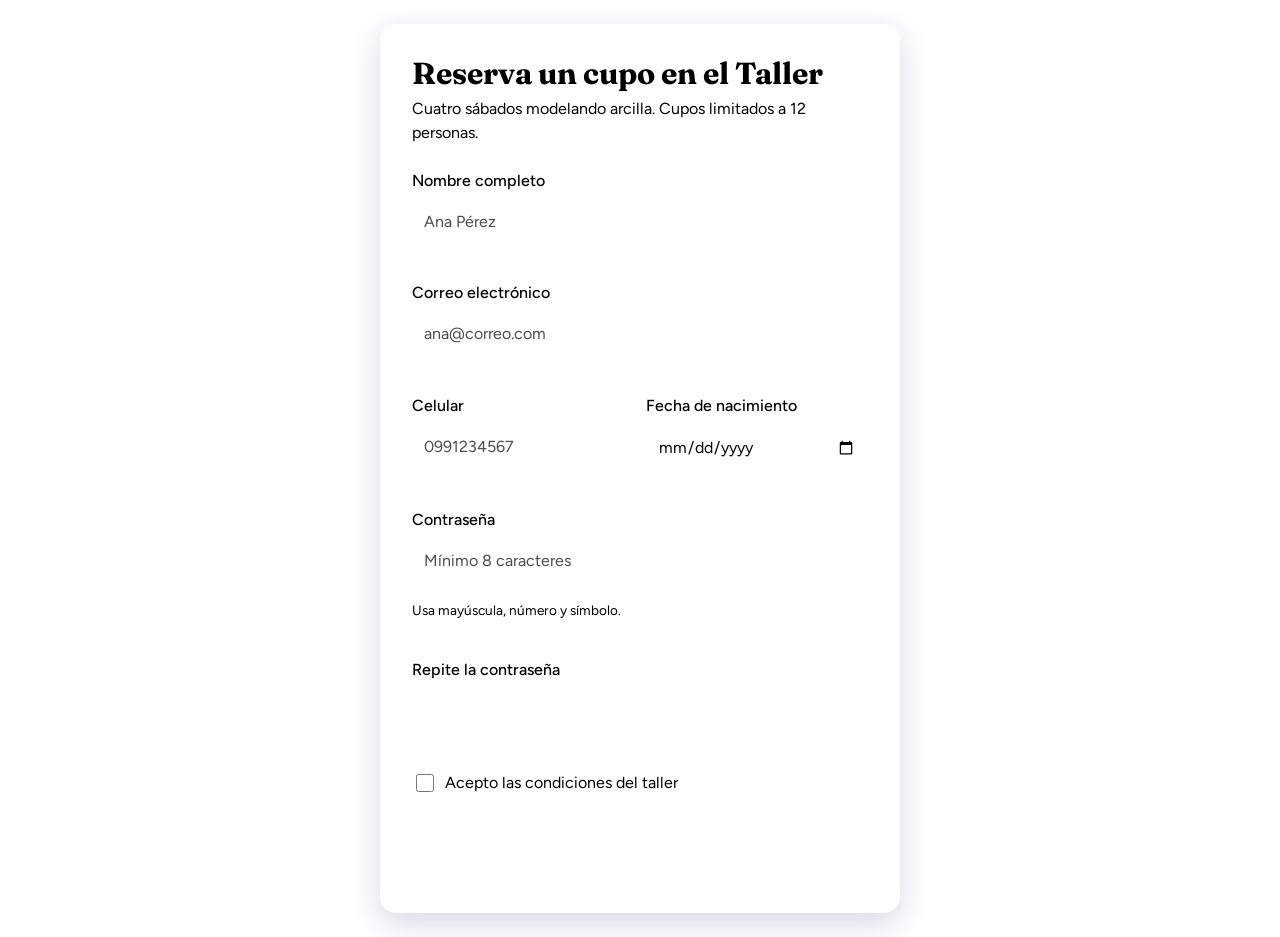
<file: index.html>
<!DOCTYPE html>
<html lang="es">
<head>
  <meta charset="UTF-8">
  <meta name="viewport" content="width=device-width, initial-scale=1">
  <title>Registro | Taller de Cerámica</title>
  <link rel="preconnect" href="https://fonts.googleapis.com">
  <link rel="preconnect" href="https://fonts.gstatic.com" crossorigin>
  <link href="https://fonts.googleapis.com/css2?family=Figtree:wght@400;500;700&family=Fraunces:opsz,wght@9..144,700&display=swap" rel="stylesheet">
  <link rel="stylesheet" href="style.css">
</head>
<body>
  <main class="card">
    <header>
      <h1>Reserva un cupo en el Taller</h1>
      <p>Cuatro sábados modelando arcilla. Cupos limitados a 12 personas.</p>
    </header>

    <form id="form" novalidate>
      <div class="field">
        <label for="nombre">Nombre completo</label>
        <input id="nombre" name="nombre" type="text" autocomplete="name" placeholder="Ana Pérez">
        <small class="error" aria-live="polite"></small>
      </div>

      <div class="field">
        <label for="correo">Correo electrónico</label>
        <input id="correo" name="correo" type="email" autocomplete="email" placeholder="ana@correo.com">
        <small class="error" aria-live="polite"></small>
      </div>

      <div class="row">
        <div class="field">
          <label for="telefono">Celular</label>
          <input id="telefono" name="telefono" type="tel" inputmode="numeric" placeholder="0991234567">
          <small class="error" aria-live="polite"></small>
        </div>
        <div class="field">
          <label for="nacimiento">Fecha de nacimiento</label>
          <input id="nacimiento" name="nacimiento" type="date">
          <small class="error" aria-live="polite"></small>
        </div>
      </div>

      <div class="field">
        <label for="clave">Contraseña</label>
        <input id="clave" name="clave" type="password" autocomplete="new-password" placeholder="Mínimo 8 caracteres">
        <div class="meter" aria-hidden="true"><span id="meter-bar"></span></div>
        <small class="hint" id="meter-text">Usa mayúscula, número y símbolo.</small>
        <small class="error" aria-live="polite"></small>
      </div>

      <div class="field">
        <label for="clave2">Repite la contraseña</label>
        <input id="clave2" name="clave2" type="password" autocomplete="new-password">
        <small class="error" aria-live="polite"></small>
      </div>

      <div class="field check">
        <label><input id="terminos" name="terminos" type="checkbox"> Acepto las condiciones del taller</label>
        <small class="error" aria-live="polite"></small>
      </div>

      <button type="submit">Reservar mi cupo</button>
    </form>

    <section id="exito" class="exito" hidden>
      <h2>¡Cupo reservado!</h2>
      <p id="exito-texto"></p>
      <button type="button" id="otro">Registrar a otra persona</button>
    </section>
  </main>
  <script src="script.js"></script>
</body>
</html>
</file>
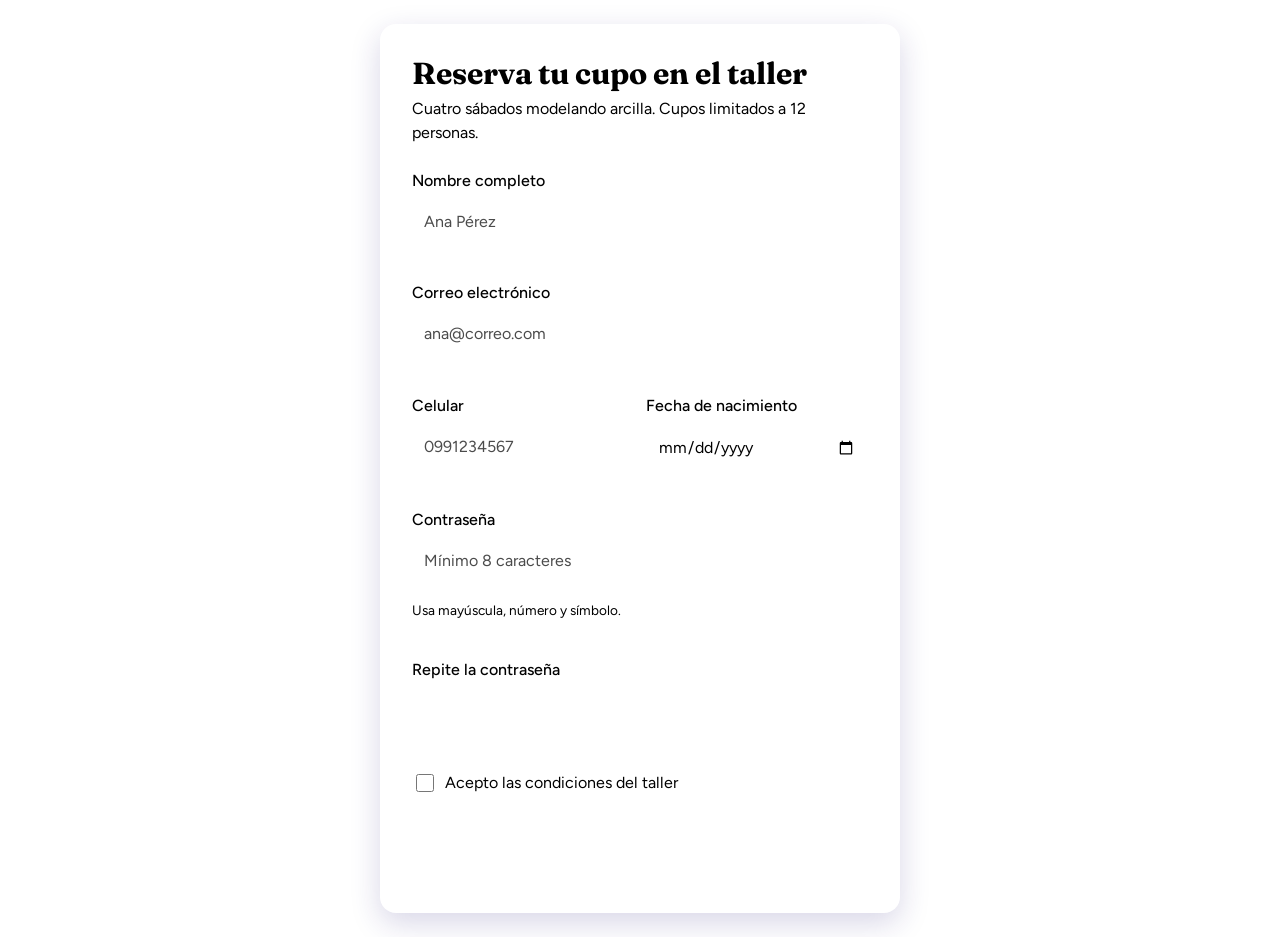
<file: index (1).html>
<!DOCTYPE html>
<html lang="es">
<head>
  <meta charset="UTF-8">
  <meta name="viewport" content="width=device-width, initial-scale=1">
  <title>Registro | Taller de Cerámica</title>
  <link rel="preconnect" href="https://fonts.googleapis.com">
  <link rel="preconnect" href="https://fonts.gstatic.com" crossorigin>
  <link href="https://fonts.googleapis.com/css2?family=Figtree:wght@400;500;700&family=Fraunces:opsz,wght@9..144,700&display=swap" rel="stylesheet">
  <link rel="stylesheet" href="style.css">
</head>
<body>
  <main class="card">
    <header>
      <h1>Reserva tu cupo en el taller</h1>
      <p>Cuatro sábados modelando arcilla. Cupos limitados a 12 personas.</p>
    </header>

    <form id="form" novalidate>
      <div class="field">
        <label for="nombre">Nombre completo</label>
        <input id="nombre" name="nombre" type="text" autocomplete="name" placeholder="Ana Pérez">
        <small class="error" aria-live="polite"></small>
      </div>

      <div class="field">
        <label for="correo">Correo electrónico</label>
        <input id="correo" name="correo" type="email" autocomplete="email" placeholder="ana@correo.com">
        <small class="error" aria-live="polite"></small>
      </div>

      <div class="row">
        <div class="field">
          <label for="telefono">Celular</label>
          <input id="telefono" name="telefono" type="tel" inputmode="numeric" placeholder="0991234567">
          <small class="error" aria-live="polite"></small>
        </div>
        <div class="field">
          <label for="nacimiento">Fecha de nacimiento</label>
          <input id="nacimiento" name="nacimiento" type="date">
          <small class="error" aria-live="polite"></small>
        </div>
      </div>

      <div class="field">
        <label for="clave">Contraseña</label>
        <input id="clave" name="clave" type="password" autocomplete="new-password" placeholder="Mínimo 8 caracteres">
        <div class="meter" aria-hidden="true"><span id="meter-bar"></span></div>
        <small class="hint" id="meter-text">Usa mayúscula, número y símbolo.</small>
        <small class="error" aria-live="polite"></small>
      </div>

      <div class="field">
        <label for="clave2">Repite la contraseña</label>
        <input id="clave2" name="clave2" type="password" autocomplete="new-password">
        <small class="error" aria-live="polite"></small>
      </div>

      <div class="field check">
        <label><input id="terminos" name="terminos" type="checkbox"> Acepto las condiciones del taller</label>
        <small class="error" aria-live="polite"></small>
      </div>

      <button type="submit">Reservar mi cupo</button>
    </form>

    <section id="exito" class="exito" hidden>
      <h2>¡Cupo reservado!</h2>
      <p id="exito-texto"></p>
      <button type="button" id="otro">Registrar a otra persona</button>
    </section>
  </main>
  <script src="script.js"></script>
</body>
</html>
</file>
<file: style.css>
#comentario
:root {
  --fondo: #e8e6fb;
  --tarjeta: #ffffff;
  --campo: #ffffff;
  --tinta: #1d1b3a;
  --suave: #62608a;
  --borde: #b4b1dc;
  --acento: #4f46e5;
  --acento-osc: #3b33c4;
  --error: #c62849;
  --ok: #148a5f;
  --radio: 10px;
}
@media (prefers-color-scheme: dark) {
  :root {
    --fondo: #12112a;
    --tarjeta: #1e1d3f;
    --campo: #151433;
    --tinta: #ecebff;
    --suave: #a9a7d4;
    --borde: #45437d;
    --acento: #7c75ff;
    --acento-osc: #968fff;
    --error: #ff7b95;
    --ok: #4fd8a2;
  }
  button { color: #12112a; }
}
* { box-sizing: border-box; }
body {
  margin: 0; min-height: 100vh; display: grid; place-items: center; padding: 24px 16px;
  background: var(--fondo); color: var(--tinta);
  font-family: "Figtree", system-ui, sans-serif; line-height: 1.5;
}
.card {
  width: 100%; max-width: 520px; background: var(--tarjeta); padding: 32px;
  border-radius: 16px; box-shadow: 0 10px 30px rgba(40, 30, 120, .18);
}
h1, h2 { font-family: "Fraunces", Georgia, serif; margin: 0 0 6px; line-height: 1.15; }
h1 { font-size: 1.9rem; }
header p { margin: 0 0 24px; color: var(--suave); }

.field { margin-bottom: 16px; }
.row { display: grid; grid-template-columns: 1fr 1fr; gap: 12px; }
label { display: block; font-weight: 500; margin-bottom: 6px; }
input[type="text"], input[type="email"], input[type="tel"], input[type="date"], input[type="password"] {
  width: 100%; padding: 11px 12px; font: inherit; color: var(--tinta); background: var(--campo);
  border: 1.5px solid var(--borde); border-radius: var(--radio); color-scheme: light dark;
}
input::placeholder { color: var(--suave); opacity: .7; }
input:focus-visible, button:focus-visible { outline: 3px solid color-mix(in srgb, var(--acento) 45%, transparent); outline-offset: 1px; }
input.invalid { border-color: var(--error); }
input.valid { border-color: var(--ok); }
.error { display: block; min-height: 1.2em; margin-top: 4px; color: var(--error); font-size: .85rem; }
.hint { color: var(--suave); font-size: .85rem; }

.meter { height: 6px; background: var(--borde); border-radius: 3px; margin-top: 8px; overflow: hidden; }
.meter span { display: block; height: 100%; width: 0; background: var(--error); transition: width .25s, background .25s; }

.check label { display: flex; gap: 8px; align-items: center; font-weight: 400; margin: 0; }
.check input { width: 18px; height: 18px; accent-color: var(--acento); }

button {
  width: 100%; padding: 13px; font: inherit; font-weight: 700; color: #fff; cursor: pointer;
  background: var(--acento); border: 0; border-radius: var(--radio); transition: background .15s;
}
button:hover { background: var(--acento-osc); }
.exito[hidden] { display: none; }
.exito { text-align: center; padding: 16px 0; }
.exito h2 { color: var(--ok); font-size: 1.6rem; }
.exito p { color: var(--suave); margin-bottom: 20px; }

@media (max-width: 480px) { .card { padding: 22px; } .row { grid-template-columns: 1fr; } }
</file>
